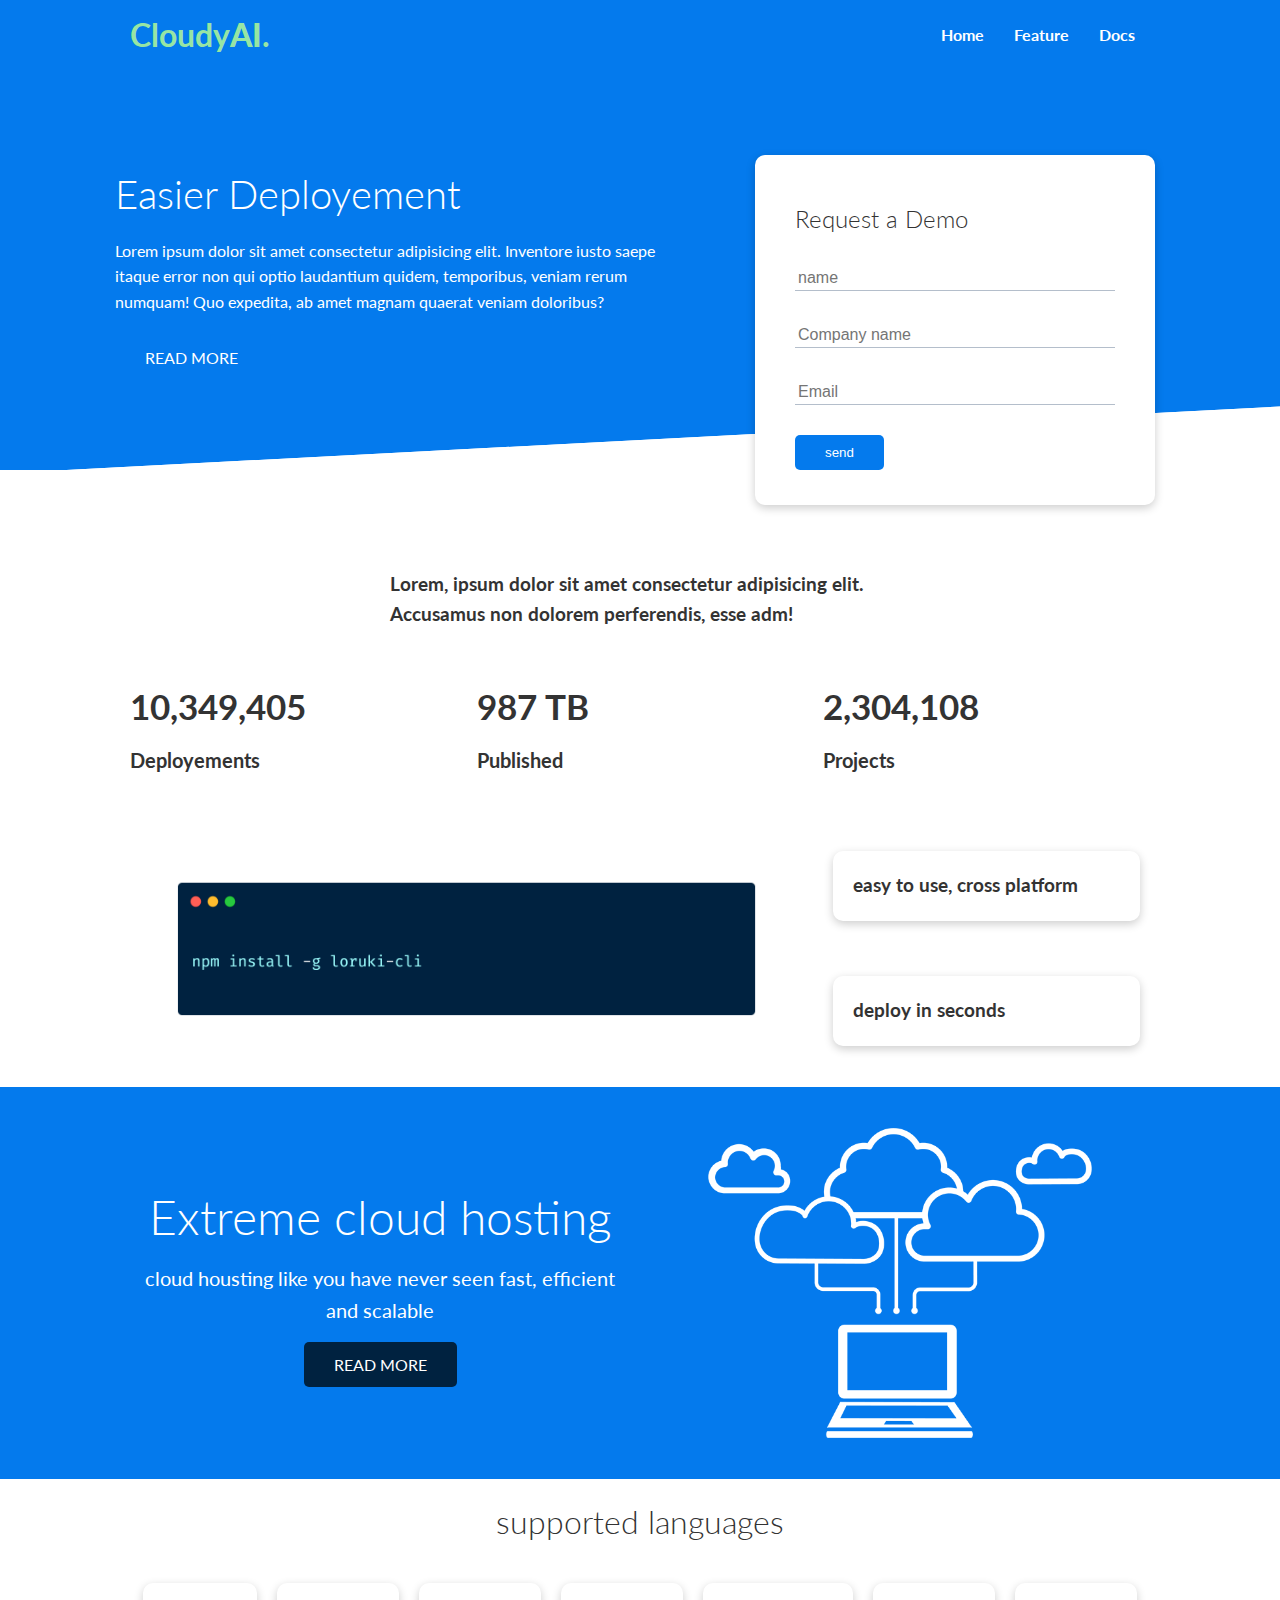
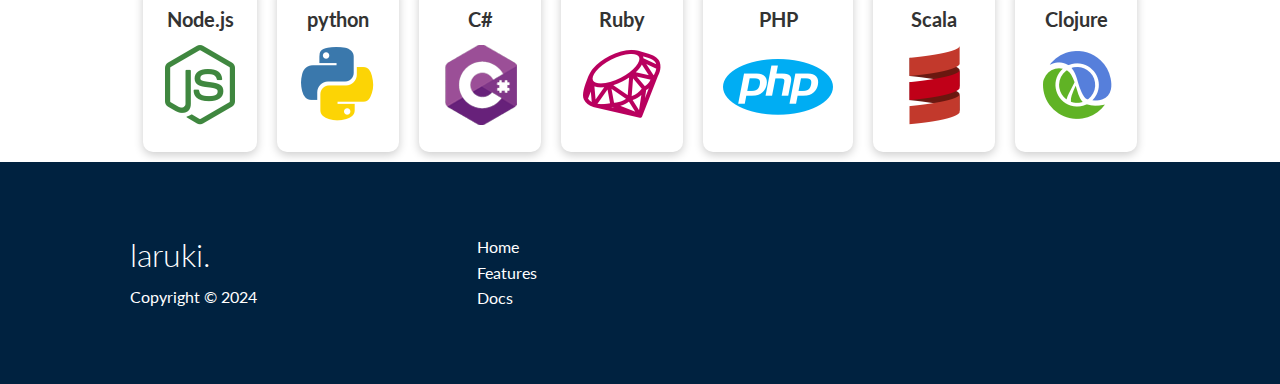
<file: index.html>
<!DOCTYPE html>
<html lang="en">
  <head>
    <meta charset="UTF-8" />
    <link rel="stylesheet" href="CSS/utilities.css" />
    <link rel="stylesheet" href="CSS/style.css" />
    <link
      rel="stylesheet"
      href="https://cdnjs.cloudflare.com/ajax/libs/font-awesome/6.5.2/css/all.min.css"
      integrity="sha512-SnH5WK+bZxgPHs44uWIX+LLJAJ9/2PkPKZ5QiAj6Ta86w+fsb2TkcmfRyVX3pBnMFcV7oQPJkl9QevSCWr3W6A=="
      crossorigin="anonymous"
      referrerpolicy="no-referrer"
    />

    <meta name="viewport" content="width=device-width, initial-scale=1.0" />
    <title>CloudyAI | Cloud hosting for everyone</title>
  </head>
  <body>
    <!-- nav -->
    <div class="navbar">
      <div class="container flex">
        <h1 class="logo">Cloudy<strong>AI</strong>.</h1>
        <nav>
          <ul>
            <li>
              <a href="index.html"><strong>Home</strong></a>
            </li>
            <li>
              <a href="features.html"><strong>Feature</strong></a>
            </li>
            <li>
              <a href="docs.html"><strong>Docs</strong></a>
            </li>
          </ul>
        </nav>
      </div>
    </div>
    <!-- showcase -->
    <section class="showcase">
      <div class="container grid">
        <div class="showcase-text">
          <h1>Easier Deployement</h1>
          <p>
            Lorem ipsum dolor sit amet consectetur adipisicing elit. Inventore
            iusto saepe itaque error non qui optio laudantium quidem,
            temporibus, veniam rerum numquam! Quo expedita, ab amet magnam
            quaerat veniam doloribus?
          </p>
          <a href="features.html" class="btn btn-outline">READ MORE</a>
        </div>

        <div class="showcase-form card">
          <h2>Request a Demo</h2>
          <form>
            <div class="form-control">
              <input type="text" name="name" placeholder="name" required />
            </div>
            <div class="form-control">
              <input
                type="text"
                name="Company"
                placeholder="Company name"
                required
              />
            </div>
            <div class="form-control">
              <input type="email" name="email" placeholder="Email" required />
            </div>
            <input type="submit" value="send" class="btn btn-primary" />
          </form>
        </div>
      </div>
    </section>

    <!-- Stats -->
    <section class="stats">
      <div class="container">
        <h3 class="stats-heading textcenter my-1">
          Lorem, ipsum dolor sit amet consectetur adipisicing elit. Accusamus
          non dolorem perferendis, esse adm!
        </h3>
        <div class="grid grid-3 textcenter my-4">
          <div>
            <i class="fas fa-server fa-3x"></i>
            <h3>10,349,405</h3>
            <p class="text-secondary">Deployements</p>
          </div>
          <div>
            <i class="fas fa-upload fa-3x"></i>
            <h3>987 TB</h3>
            <p class="text-secondary">Published</p>
          </div>
          <div>
            <i class="fas fa-project-diagram fa-3x"></i>
            <h3>2,304,108</h3>
            <p class="text-secondary">Projects</p>
          </div>
        </div>
      </div>
    </section>
    <!-- cli -->
    <section class="cli">
      <div class="container grid">
        <img src="Images/cli.png" alt="" />
        <div class="card">
          <h3>easy to use, cross platform</h3>
        </div>
        <div class="card"><h3>deploy in seconds</h3></div>
      </div>
    </section>
    <!-- cloud  -->
    <section class="cloud bg-primaryclass my-2 py-2">
      <div class="container grid">
        <div class="text-center">
          <h2 class="lg">Extreme cloud hosting</h2>
          <p class="lead my-1">
            cloud housting like you have never seen fast, efficient and scalable
          </p>
          <a href="features.html" class="btn btn-dark">READ MORE</a>
        </div>
        <img src="Images/cloud.png" alt="" />
      </div>
    </section>
    <!-- Languages  -->
    <section class="languages">
      <h2 class="md text-center my-2">supported languages</h2>
      <div class="container flex">
        <div class="card">
          <h4>Node.js</h4>
          <img src="Images/node.png" alt="" />
        </div>
        <div class="card">
          <h4>python</h4>
          <img src="Images/python.png" alt="" />
        </div>
        <div class="card">
          <h4>C#</h4>
          <img src="Images/csharp.png" alt="" />
        </div>
        <div class="card">
          <h4>Ruby</h4>
          <img src="Images/ruby.png" alt="" />
        </div>
        <div class="card">
          <h4>PHP</h4>
          <img src="Images/php.png" alt="" />
        </div>
        <div class="card">
          <h4>Scala</h4>
          <img src="Images/scala.png" alt="" />
        </div>
        <div class="card">
          <h4>Clojure</h4>
          <img src="Images/clojure.png" alt="" />
        </div>
      </div>
    </section>
    <!-- footer -->
    <footer class="footer bg-dark py-5">
      <div class="container grid grid-3">
        <div>
          <h1>laruki.</h1>
          <p>Copyright &copy; 2024</p>
        </div>
        <nav>
          <ul>
            <li><a href="index.html">Home</a></li>
            <li><a href="features.html">Features</a></li>
            <li><a href="docs.html">Docs</a></li>
          </ul>
        </nav>
        <div class="socials">
          <a href="#"><i class="fab fa-github fa-2x"></i></a>
          <a href="#"><i class="fab fa-facebook fa-2x"></i></a>
          <a href="#"><i class="fab fa-instagram fa-2x"></i></a>
          <a href="#"><i class="fab fa-twitter fa-2x"></i></a>
        </div>
      </div>
    </footer>
  </body>
</html>
</file>
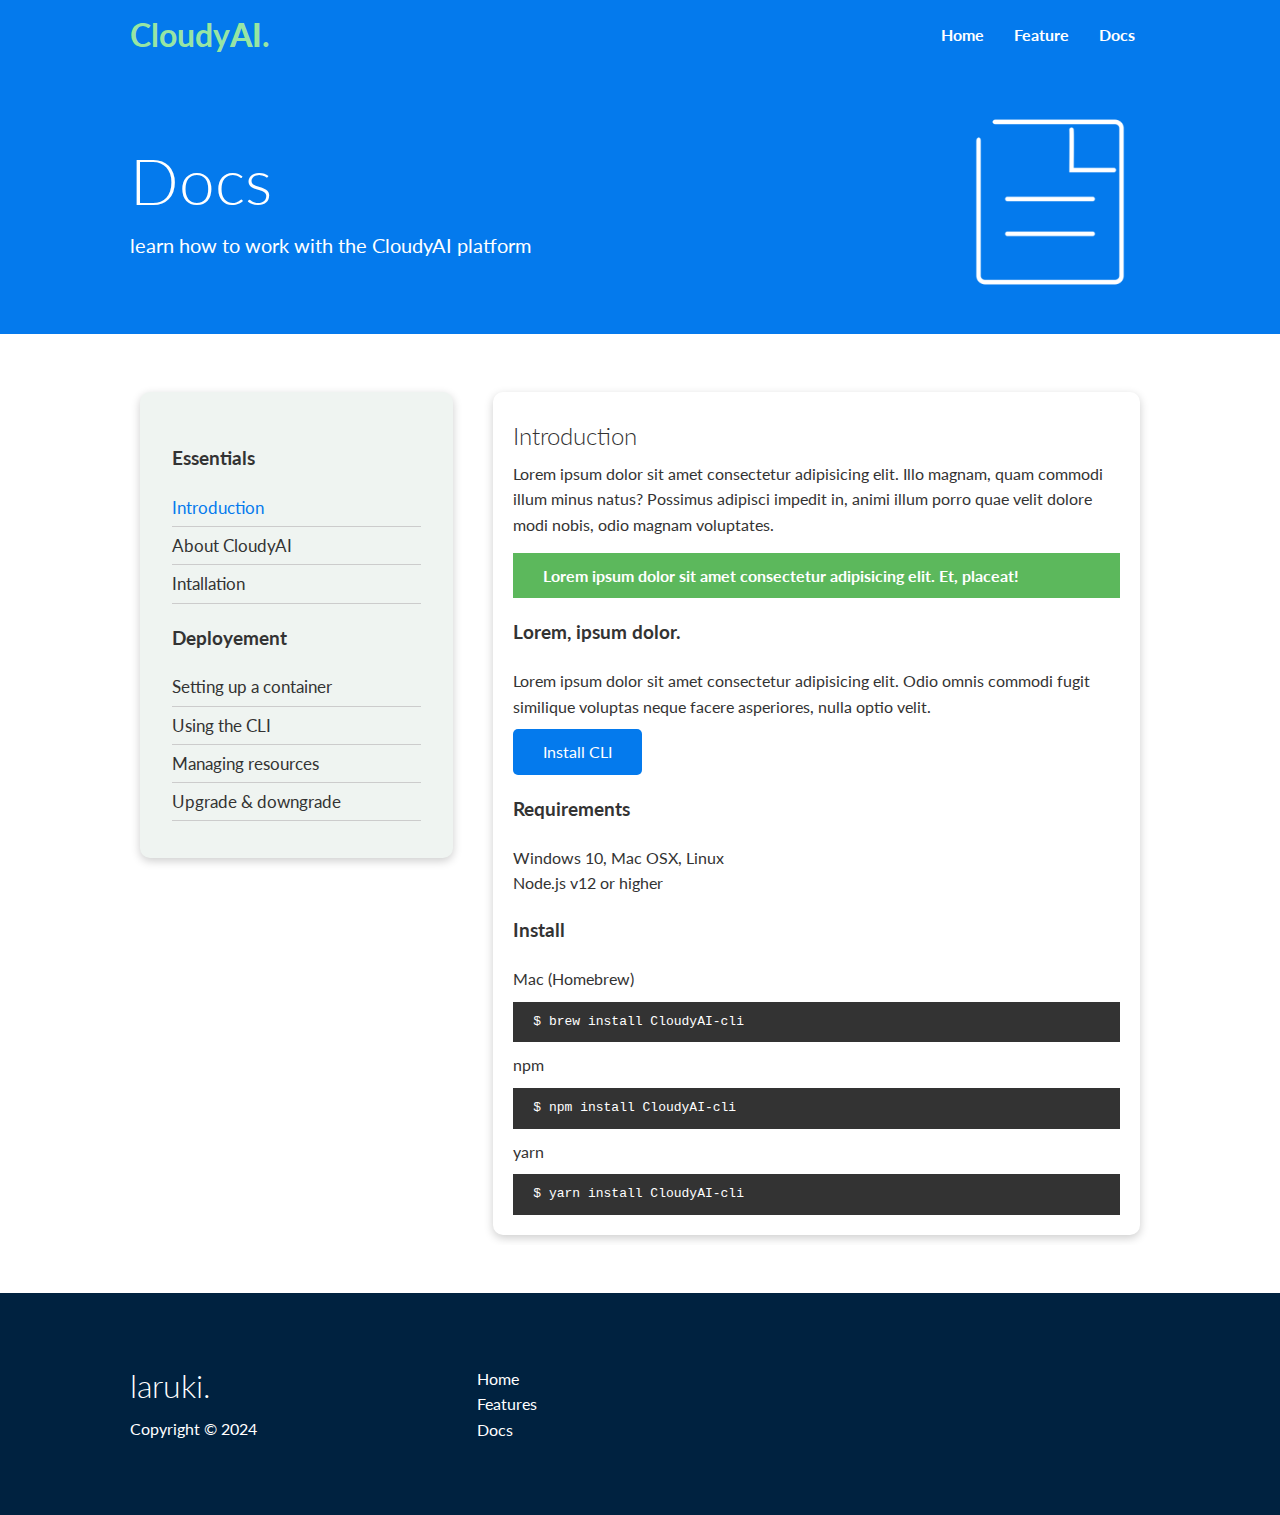
<file: docs.html>
<!DOCTYPE html>
<html lang="en">
  <head>
    <meta charset="UTF-8" />
    <link rel="stylesheet" href="CSS/utilities.css" />
    <link rel="stylesheet" href="CSS/style.css" />
    <link
      rel="stylesheet"
      href="https://cdnjs.cloudflare.com/ajax/libs/font-awesome/6.5.2/css/all.min.css"
      integrity="sha512-SnH5WK+bZxgPHs44uWIX+LLJAJ9/2PkPKZ5QiAj6Ta86w+fsb2TkcmfRyVX3pBnMFcV7oQPJkl9QevSCWr3W6A=="
      crossorigin="anonymous"
      referrerpolicy="no-referrer"
    />

    <meta name="viewport" content="width=device-width, initial-scale=1.0" />
    <title>CloudyAI | Cloud hosting for everyone</title>
  </head>
  <body>
    <!-- nav -->
    <div class="navbar">
      <div class="container flex">
        <h1 class="logo">Cloudy<strong>AI</strong>.</h1>
        <nav>
          <ul>
            <li>
              <a href="index.html"><strong>Home</strong></a>
            </li>
            <li>
              <a href="features.html"><strong>Feature</strong></a>
            </li>
            <li>
              <a href="docs.html"><strong>Docs</strong></a>
            </li>
          </ul>
        </nav>
      </div>
    </div>
    <!-- head -->

    <section class="docs-head bg-primaryclass py-3">
      <div class="container grid">
        <div>
          <h1 class="xl">Docs</h1>
          <p class="lead">learn how to work with the CloudyAI platform</p>
        </div>
        <img src="Images/docs.png" alt="" />
      </div>
    </section>
    <!-- docs main -->

    <section class="docs-main my-4">
      <div class="container grid">
        <div class="card bg-light p-3">
          <h3 class="my-2">Essentials</h3>
          <nav>
            <ul>
              <li><a class="text-primaryclass" href="#">Introduction</a></li>
              <li><a href="#">About CloudyAI</a></li>
              <li><a href="#">Intallation </a></li>
            </ul>
          </nav>

          <h3 class="my-2">Deployement</h3>
          <nav>
            <ul>
              <li><a href="#">Setting up a container</a></li>
              <li><a href="#">Using the CLI</a></li>
              <li><a href="#">Managing resources </a></li>
              <li><a href="#">Upgrade & downgrade </a></li>
            </ul>
          </nav>
        </div>
        <div class="card">
          <h2>Introduction</h2>
          <p>
            Lorem ipsum dolor sit amet consectetur adipisicing elit. Illo
            magnam, quam commodi illum minus natus? Possimus adipisci impedit
            in, animi illum porro quae velit dolore modi nobis, odio magnam
            voluptates.
          </p>

          <div class="alert alert-success">
            <i class="fas fa-info"></i>Lorem ipsum dolor sit amet consectetur
            adipisicing elit. Et, placeat!
          </div>

          <h3>Lorem, ipsum dolor.</h3>
          <p>
            Lorem ipsum dolor sit amet consectetur adipisicing elit. Odio omnis
            commodi fugit similique voluptas neque facere asperiores, nulla
            optio velit.
          </p>
          <a href="#" class="btn btn-primaryclass">Install CLI</a>

          <h3>Requirements</h3>
          <ul>
            <li>Windows 10, Mac OSX, Linux</li>
            <li>Node.js v12 or higher</li>
          </ul>

          <h3>Install</h3>
          <p>Mac (Homebrew)</p>
          <pre><code>$ brew install CloudyAI-cli</code></pre>
          <p>npm</p>
          <pre><code>$ npm install CloudyAI-cli</code></pre>
          <p>yarn</p>
          <pre><code>$ yarn install CloudyAI-cli</code></pre>
        </div>
      </div>
    </section>
    <!-- footer -->
    <footer class="footer bg-dark py-5">
      <div class="container grid grid-3">
        <div>
          <h1>laruki.</h1>
          <p>Copyright &copy; 2024</p>
        </div>
        <nav>
          <ul>
            <li><a href="index.html">Home</a></li>
            <li><a href="features.html">Features</a></li>
            <li><a href="docs.html">Docs</a></li>
          </ul>
        </nav>
        <div class="socials">
          <a href="#"><i class="fab fa-github fa-2x"></i></a>
          <a href="#"><i class="fab fa-facebook fa-2x"></i></a>
          <a href="#"><i class="fab fa-instagram fa-2x"></i></a>
          <a href="#"><i class="fab fa-twitter fa-2x"></i></a>
        </div>
      </div>
    </footer>
  </body>
</html>
</file>
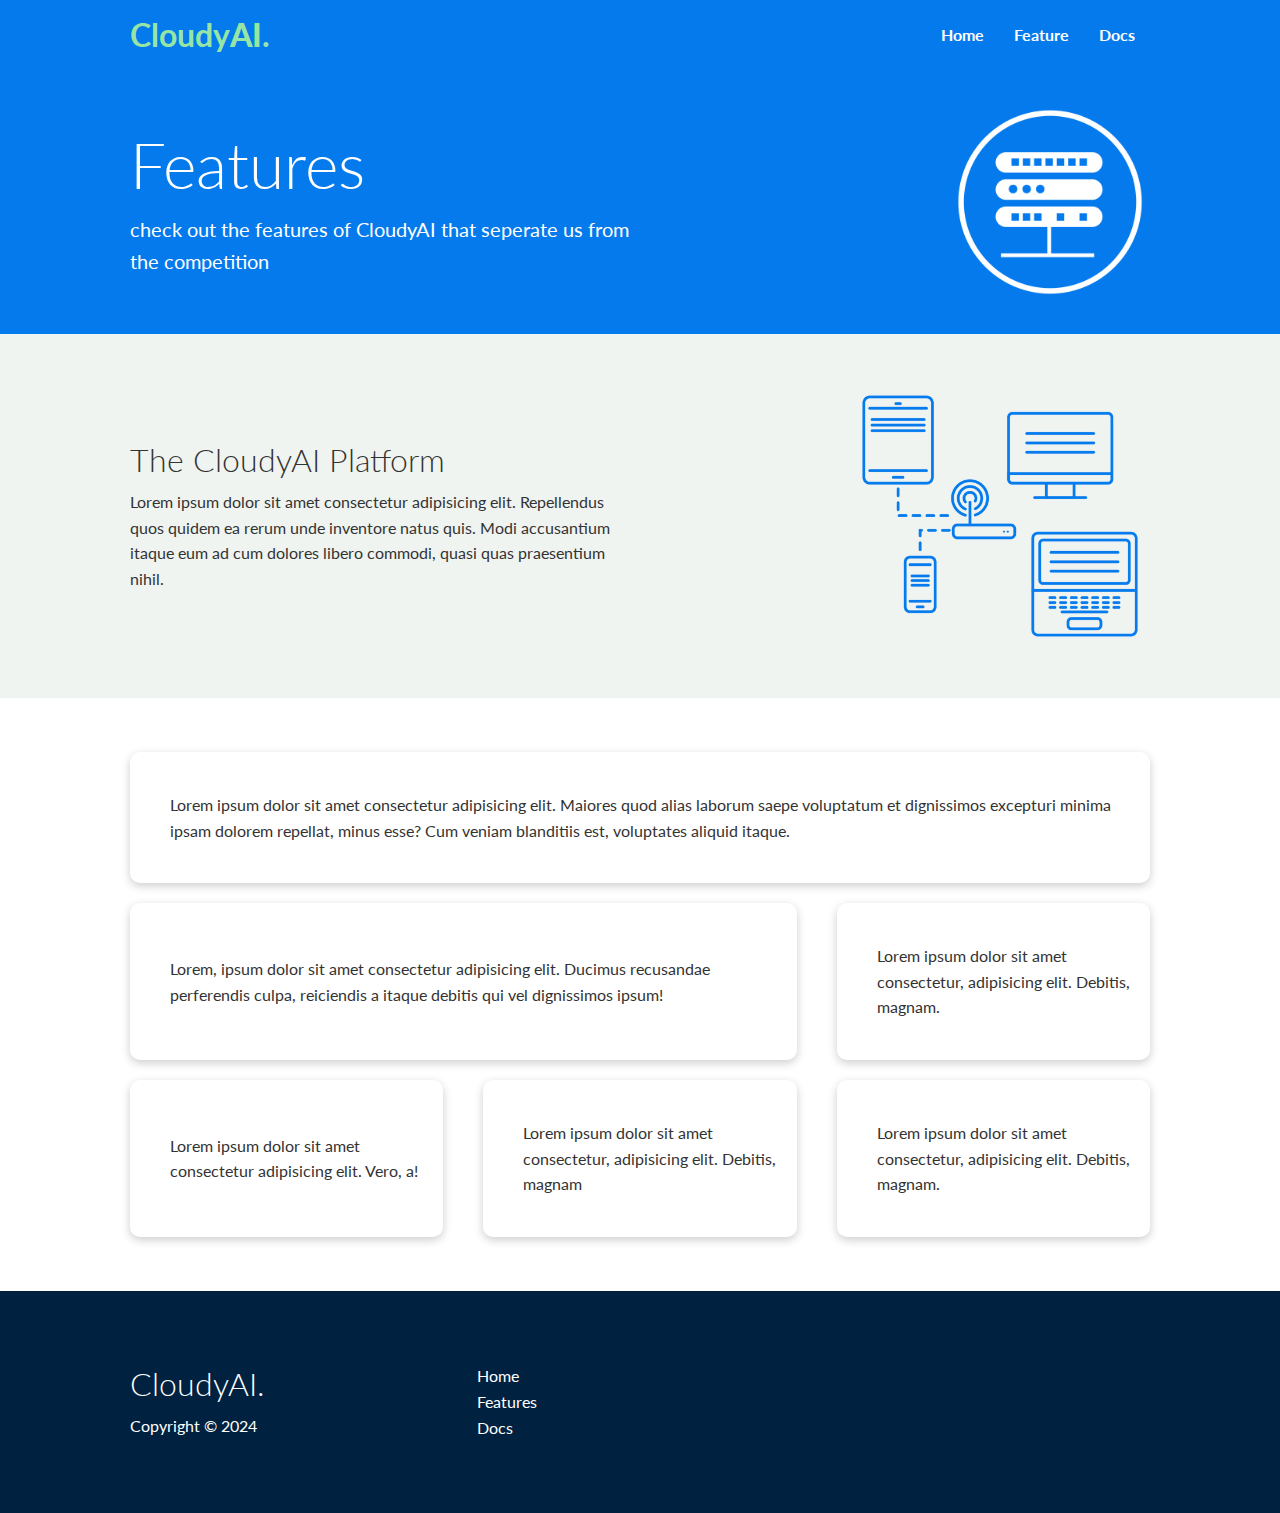
<file: features.html>
<!DOCTYPE html>
<html lang="en">
  <head>
    <meta charset="UTF-8" />
    <link rel="stylesheet" href="CSS/utilities.css" />
    <link rel="stylesheet" href="CSS/style.css" />
    <link
      rel="stylesheet"
      href="https://cdnjs.cloudflare.com/ajax/libs/font-awesome/6.5.2/css/all.min.css"
      integrity="sha512-SnH5WK+bZxgPHs44uWIX+LLJAJ9/2PkPKZ5QiAj6Ta86w+fsb2TkcmfRyVX3pBnMFcV7oQPJkl9QevSCWr3W6A=="
      crossorigin="anonymous"
      referrerpolicy="no-referrer"
    />

    <meta name="viewport" content="width=device-width, initial-scale=1.0" />
    <title>CloudyAI | Cloud hosting for everyone</title>
  </head>
  <body>
    <!-- nav -->
    <div class="navbar">
      <div class="container flex">
        <h1 class="logo">Cloudy<strong>AI</strong>.</h1>
        <nav>
          <ul>
            <li>
              <a href="index.html"><strong>Home</strong></a>
            </li>
            <li>
              <a href="features.html"><strong>Feature</strong></a>
            </li>
            <li>
              <a href="docs.html"><strong>Docs</strong></a>
            </li>
          </ul>
        </nav>
      </div>
    </div>
    <!-- head -->

    <section class="features-head bg-primaryclass py-3">
      <div class="container grid">
        <div>
          <h1 class="xl">Features</h1>
          <p class="lead">
            check out the features of CloudyAI that seperate us from the
            competition
          </p>
        </div>
        <img src="Images/server.png" alt="" />
      </div>
    </section>
    <!-- sub head -->
    <section class="features-sub-head bg-light py-3">
      <div class="container grid">
        <div>
          <h1 class="md">The CloudyAI Platform</h1>
          <p>
            Lorem ipsum dolor sit amet consectetur adipisicing elit. Repellendus
            quos quidem ea rerum unde inventore natus quis. Modi accusantium
            itaque eum ad cum dolores libero commodi, quasi quas praesentium
            nihil.
          </p>
        </div>
        <img src="Images/server2.png" alt="" />
      </div>
    </section>
    <section class="features-main my-2">
      <div class="container grid grid-3">
        <div class="card flex">
          <i class="fas fa-server fa-3x"></i>
          <p>
            Lorem ipsum dolor sit amet consectetur adipisicing elit. Maiores
            quod alias laborum saepe voluptatum et dignissimos excepturi minima
            ipsam dolorem repellat, minus esse? Cum veniam blanditiis est,
            voluptates aliquid itaque.
          </p>
        </div>
        <div class="card flex">
          <i class="fas fa-network-wired fa-3x"></i>
          <p>
            Lorem, ipsum dolor sit amet consectetur adipisicing elit. Ducimus
            recusandae perferendis culpa, reiciendis a itaque debitis qui vel
            dignissimos ipsum!
          </p>
        </div>
        <div class="card flex">
          <i class="fas fa-laptop-code fa-3x"></i>
          <p>
            Lorem ipsum dolor sit amet consectetur, adipisicing elit. Debitis,
            magnam.
          </p>
        </div>
        <div class="card flex">
          <i class="fas fa-database fa-3x"></i>
          <p>
            Lorem ipsum dolor sit amet consectetur adipisicing elit. Vero, a!
          </p>
        </div>
        <div class="card flex">
          <i class="fas fa-power-off fa-3x"></i>
          <p>
            Lorem ipsum dolor sit amet consectetur, adipisicing elit. Debitis,
            magnam
          </p>
        </div>
        <div class="card flex">
          <i class="fas fa-upload fa-3x"></i>
          <p>
            Lorem ipsum dolor sit amet consectetur, adipisicing elit. Debitis,
            magnam.
          </p>
        </div>
      </div>
    </section>
    <!-- footer -->
    <footer class="footer bg-dark py-5">
      <div class="container grid grid-3">
        <div>
          <h1>CloudyAI.</h1>
          <p>Copyright &copy; 2024</p>
        </div>
        <nav>
          <ul>
            <li><a href="index.html">Home</a></li>
            <li><a href="features.html">Features</a></li>
            <li><a href="docs.html">Docs</a></li>
          </ul>
        </nav>
        <div class="socials">
          <a href="#"><i class="fab fa-github fa-2x"></i></a>
          <a href="#"><i class="fab fa-facebook fa-2x"></i></a>
          <a href="#"><i class="fab fa-instagram fa-2x"></i></a>
          <a href="#"><i class="fab fa-twitter fa-2x"></i></a>
        </div>
      </div>
    </footer>
  </body>
</html>
</file>
<file: CSS/utilities.css>
/* utilities */
.container {
  max-width: 1100px;
  margin: auto;
  overflow: auto;
  padding: 0 40px;
}
.flex {
  display: flex;
  justify-content: center;
  align-items: center;
  height: 100%;
}
.grid {
  display: grid;
  grid-template-columns: repeat(2, 1fr);
  gap: 20px;
  justify-content: center;
  align-items: center;
  height: 100%;
}
.grid-3 {
  grid-template-columns: repeat(3, 1fr);
}
.card {
  background-color: #fff;
  color: #333;
  border-radius: 10px;
  box-shadow: 0 3px 10px rgb(0, 0, 0, 0.2);
  padding: 20px;
  margin: 10px;
}
.btn {
  display: inline-block;
  padding: 10px 30px;
  cursor: pointer;
  background: var(--primary-color);
  color: #fff;
  border: none;
  border-radius: 5px;
}
.btn-outline {
  background-color: transparent;
  border: 1px #fff;
}
.btn:hover {
  transform: scale(0.98);
}
.text-center {
  text-align: center;
}
/* margins */
.my-1 {
  margin: 1rem 0;
}
.my-2 {
  margin: 1.5rem 0;
}
.my-3 {
  margin: 2rem 0;
}
.my-4 {
  margin: 3rem 0;
}
.my-5 {
  margin: 4rem 0;
}
.m-1 {
  margin: 1rem;
}
.m-2 {
  margin: 1.5rem;
}
.m-3 {
  margin: 2rem;
}
.m-4 {
  margin: 3rem;
}
.m-5 {
  margin: 4rem;
}

/* Paddings */
.py-1 {
  padding: 1rem 0;
}
.py-2 {
  padding: 1.5rem 0;
}
.py-3 {
  padding: 2rem 0;
}
.py-4 {
  padding: 3rem 0;
}
.py-5 {
  padding: 4rem 0;
}
.p-1 {
  padding: 1rem;
}
.p-2 {
  padding: 1.5rem;
}
.p-3 {
  padding: 2rem;
}
.p-4 {
  padding: 3rem;
}
.p-5 {
  padding: 4rem;
}
/* backgrounds and coloured buttons */
.bg-primaryclass,
.btn-primaryclass {
  background-color: var(--primary-color);
  color: #fff;
}
.bg-secondaryclass,
.btn-secondaryclass {
  background-color: var(--secondary-color);
  color: #fff;
}
.bg-dark,
.btn-dark {
  background-color: var(--dark-color);
  color: #fff;
}
.bg-light,
.btn-light {
  background-color: var(--light-color);
  color: #333;
}
.bg-primaryclass a,
.btn-primaryclass a,
.bg-secondaryclass a,
.btn-secondaryclass a,
.bg-dark a,
.btn-dark a,
.bg-lightclass a,
.btn-lightclass a {
  color: #fff;
}
/* text sizes */
.lead {
  font-size: 20px;
}
.sm {
  font-size: 1rem;
}
.md {
  font-size: 2rem;
}
.lg {
  font-size: 3rem;
}
.xl {
  font-size: 4rem;
}
/* alert */
.alert {
  background-color: var(--light-color);
  padding: 10px 20px;
  font-weight: bold;
  margin: 15px 0;
}
.alert i {
  margin-right: 10px;
}
.alert-success {
  background-color: var(--success-color);
  color: #fff;
}
.alert-error {
  background-color: var(--error-color);
  color: #fff;
}
/* text color */
.text-primaryclass {
  color: var(--primary-color);
}
.text-secondaryclass {
  color: var(--secondary-color);
}

.text-dark {
  color: var(--dark-color);
}
.text-light {
  color: var(--light-color);
}

/* logo */
.logo {
  animation: slideInFromTop 1s ease-in;
  color: rgb(172, 245, 154, 0.9);
  font-weight: bold;
}
</file>
<file: CSS/style.css>
@import url("https://fonts.googleapis.com/css2?family=Lato:ital,wght@1,300&display=swap");
:root {
  --primary-color: #047aed;
  --secondary-color: #1c3fa8;
  --dark-color: #002240;
  --light-color: #eff4f1;
  --success-color: #5cb85c;
  --error-color: #5cb85c;
}

* {
  box-sizing: border-box;
  padding: 0%;
  margin: 0%;
}
body {
  font-family: "lato", sans-serif;
  color: #333;
  line-height: 1.6;
}
ul {
  list-style-type: none;
}
a {
  text-decoration: none;
  color: #333;
}
h1,
h2 {
  font-weight: 300;
  line-height: 1.2;
  margin: 10px 0;
}
p {
  margin: 10px 0;
}
img {
  width: 100%;
}
code,
pre {
  background: #333;
  color: #fff;
  padding: 10px;
}
/* navbar */
.navbar {
  background-color: var(--primary-color);
  color: #fff;
  height: 70px;
}

.navbar .flex {
  justify-content: space-between;
}
.navbar ul {
  display: flex;
}
.navbar a {
  color: #fff;
  padding: 10px;
  margin: 0 5px;
}
.navbar a:hover {
  border-bottom: 2px #fff solid;
}

/* ShowCase */

.showcase {
  height: 400px;
  background-color: var(--primary-color);
  color: #fff;
  position: relative;
}
.showcase h1 {
  font-size: 40px;
}
.showcase p {
  margin: 20px 0;
}
.showcase .grid {
  overflow: visible;
  grid-template-columns: 55% 45%;
  gap: 30px;
}
.showcase-form {
  position: relative;
  top: 60px;
  height: 350px;
  width: 400px;
  padding: 40px;
  z-index: 100;
  justify-self: flex-end;
  animation: slideInFromRight 1s ease-in;
}
.showcase-form .form-control {
  margin: 30px 0;
}
.showcase-form input[type="text"],
.showcase-form input[type="email"] {
  border: 0;
  border-bottom: 1px solid #b4becb;
  width: 100%;
  padding: 3px;
  font-size: 16px;
}
.showcase-form input:focus {
  outline: none;
}
.showcase-text {
  animation: slideInFromLeft 1s ease-in;
}
.showcase::before,
.showcase::after {
  content: "";
  position: absolute;
  height: 100px;
  bottom: -70px;
  right: 0;
  left: 0;
  background: white;
  transform: skewY(-3deg);
  -webkit-transform: skewY(-3deg);
  -moz-transform: skewY(-3deg);
  -ms-transform: skewY(-3deg);
}
/* Stats */
.stats {
  padding-top: 100px;
  animation: slideInFromBottom 1s ease-in;
}
.stats-heading {
  max-width: 500px;
  margin: auto;
}
.stats .grid h3 {
  font-size: 35px;
}
.stats .grid p {
  font-size: 20px;
  font-weight: bold;
}
/* cli */
.cli .grid {
  grid-template-columns: repeat(3, 1fr);
  grid-template-rows: repeat(2, 1fr);
}
.cli .grid > *:first-child {
  grid-column: 1 / span 2;
  grid-row: 1 / span 2;
}
/* languages */
.languages .card {
  text-align: center;
  margin: 18px 10px 10px;
  transition: transform 0.2s ease-in;
}
.languages .flex {
  flex-wrap: wrap;
}
.languages .card h4 {
  font-size: 20px;
  margin-bottom: 10px;
}
.languages .card:hover {
  transform: translateY(-15px);
}

/* features */
.features-head img,
.docs-head img {
  width: 200px;
  justify-self: flex-end;
}
.features-sub-head img {
  width: 300px;
  justify-self: flex-end;
}
.features-main .card > i {
  margin-right: 20px;
}
.features-main .grid {
  padding: 30px;
}
.features-main .grid > *:first-child {
  grid-column: 1 / span 3;
}
.features-main .grid > *:nth-child(2) {
  grid-column: 1 / span 2;
}
/* docs */

.docs-main h3 {
  margin: 20px 0;
}

.docs-main .grid {
  grid-template-columns: 1fr 2fr;
  align-items: flex-start;
}
.docs-main nav li {
  font-size: 17px;
  padding-bottom: 5px;
  margin-bottom: 5px;
  border-bottom: 1px #ccc solid;
}
.docs-main a:hover {
  font-weight: bold;
}

/* footer */
.footer .socials a {
  margin: 0 10px;
}

/* Animations */

@keyframes slideInFromLeft {
  0% {
    transform: translateX(-100%);
  }

  100% {
    transform: translateX(0);
  }
}

@keyframes slideInFromRight {
  0% {
    transform: translateX(100%);
  }

  100% {
    transform: translateX(0);
  }
}
@keyframes slideInFromTop {
  0% {
    transform: translateY(-100%);
  }

  100% {
    transform: translateY(0);
  }
}
@keyframes slideInFromBottom {
  0% {
    transform: translateY(100%);
  }

  100% {
    transform: translateY(0);
  }
}
/*  tablets and under */
@media (max-width: 768px) {
  .grid,
  .showcase .grid,
  .stats .grid,
  .cli .grid,
  .cloud .grid,
  .features-head .grid,
  .docs-main .grid {
    grid-template-columns: 1fr;
    grid-template-rows: 1fr;
  }
  .showcase {
    height: auto;
  }
  .showcase-text {
    text-align: center;
    margin-top: 40px;
    animation: slideInFromTop 1s ease-in;
  }
  .showcase-form {
    justify-self: center;
    margin: auto;
    animation: slideInFromBottom 1s ease-in;
  }
  .cli .grid > *:first-child {
    grid-column: 1;
    grid-row: 1;
  }
  .features-head,
  .features-sub-head,
  .docs-head {
    text-align: center;
  }
  .features-head img,
  .features-sub-head img,
  .docs-head img {
    justify-self: center;
  }
  .features-main .grid > *:first-child,
  .features-main .grid > *:nth-child(2) {
    grid-column: 1;
  }
}
/* mobiles */
@media (max-width: 500px) {
  .navbar {
    height: 110px;
  }
  .navbar .flex {
    flex-direction: column;
  }
  .navbar ul {
    padding: 10px;
    background-color: rgba(0, 0, 0, 0.1);
  }
}
</file>
